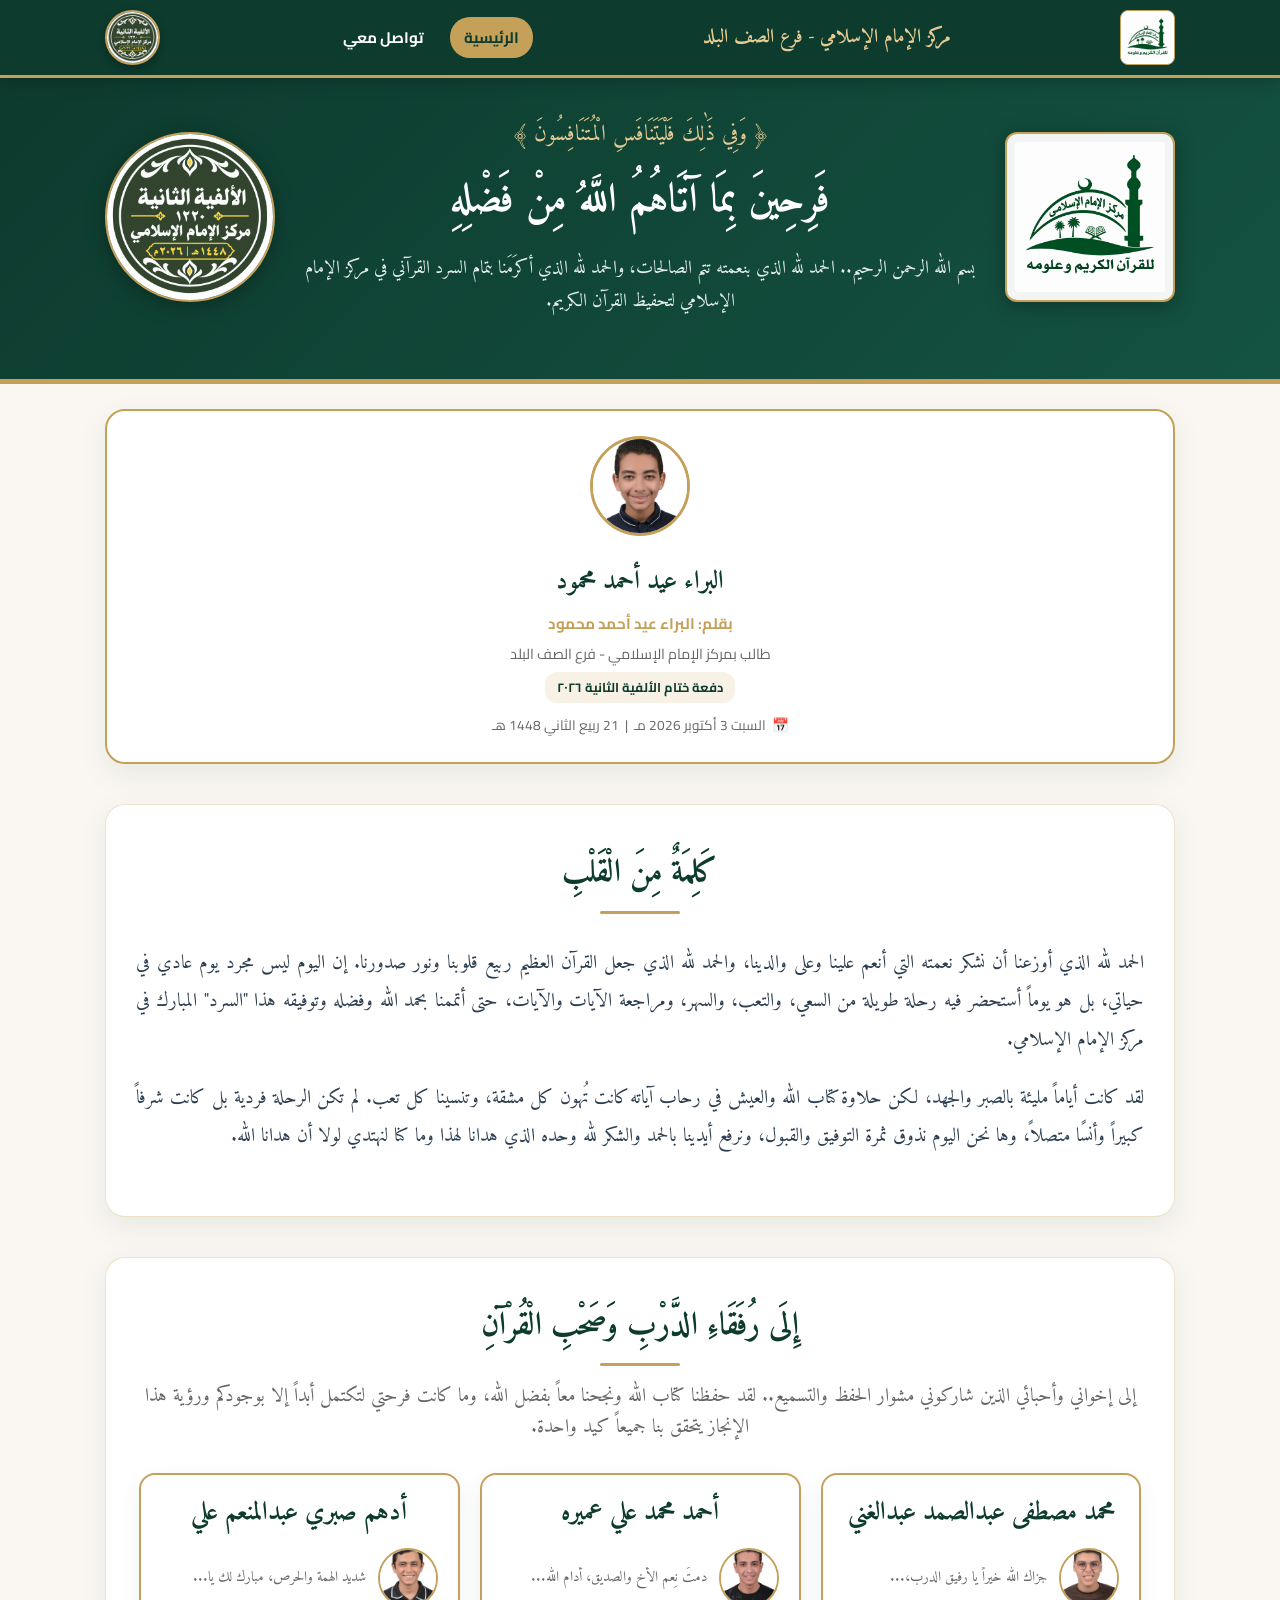
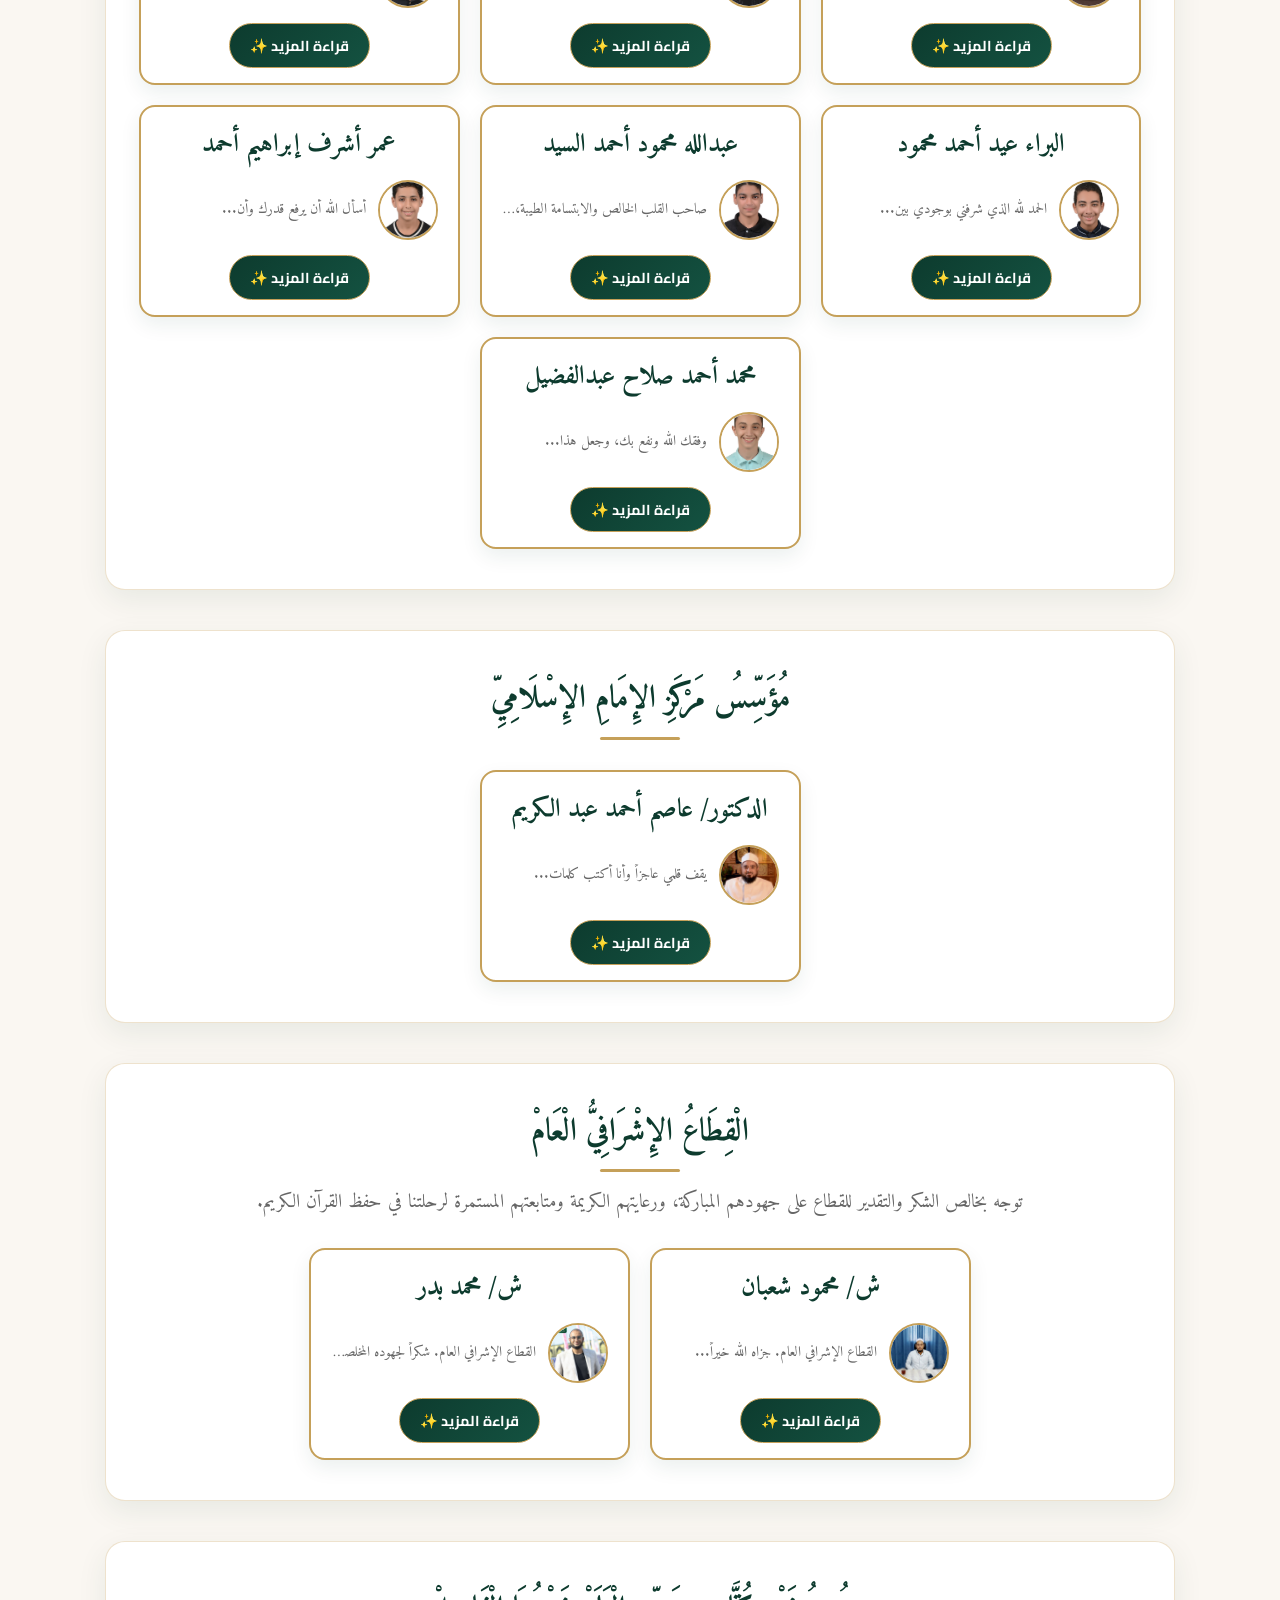
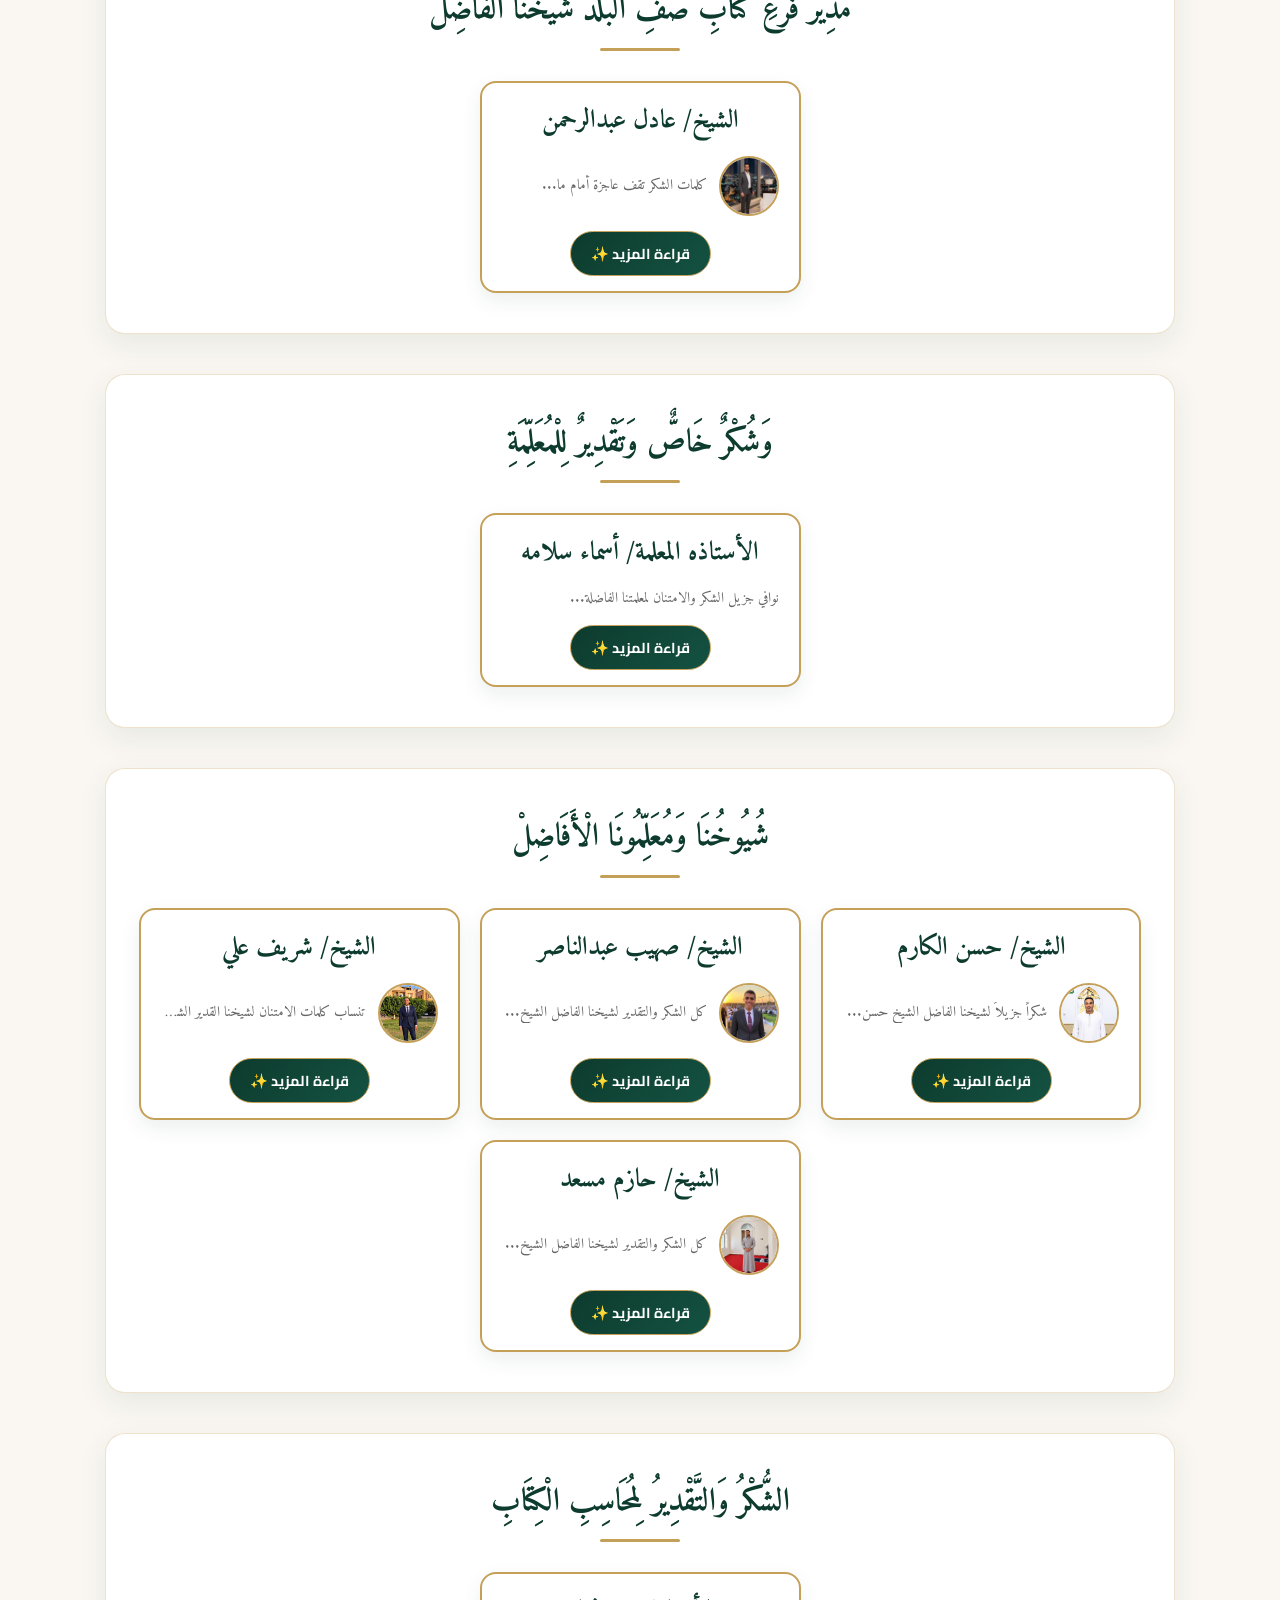
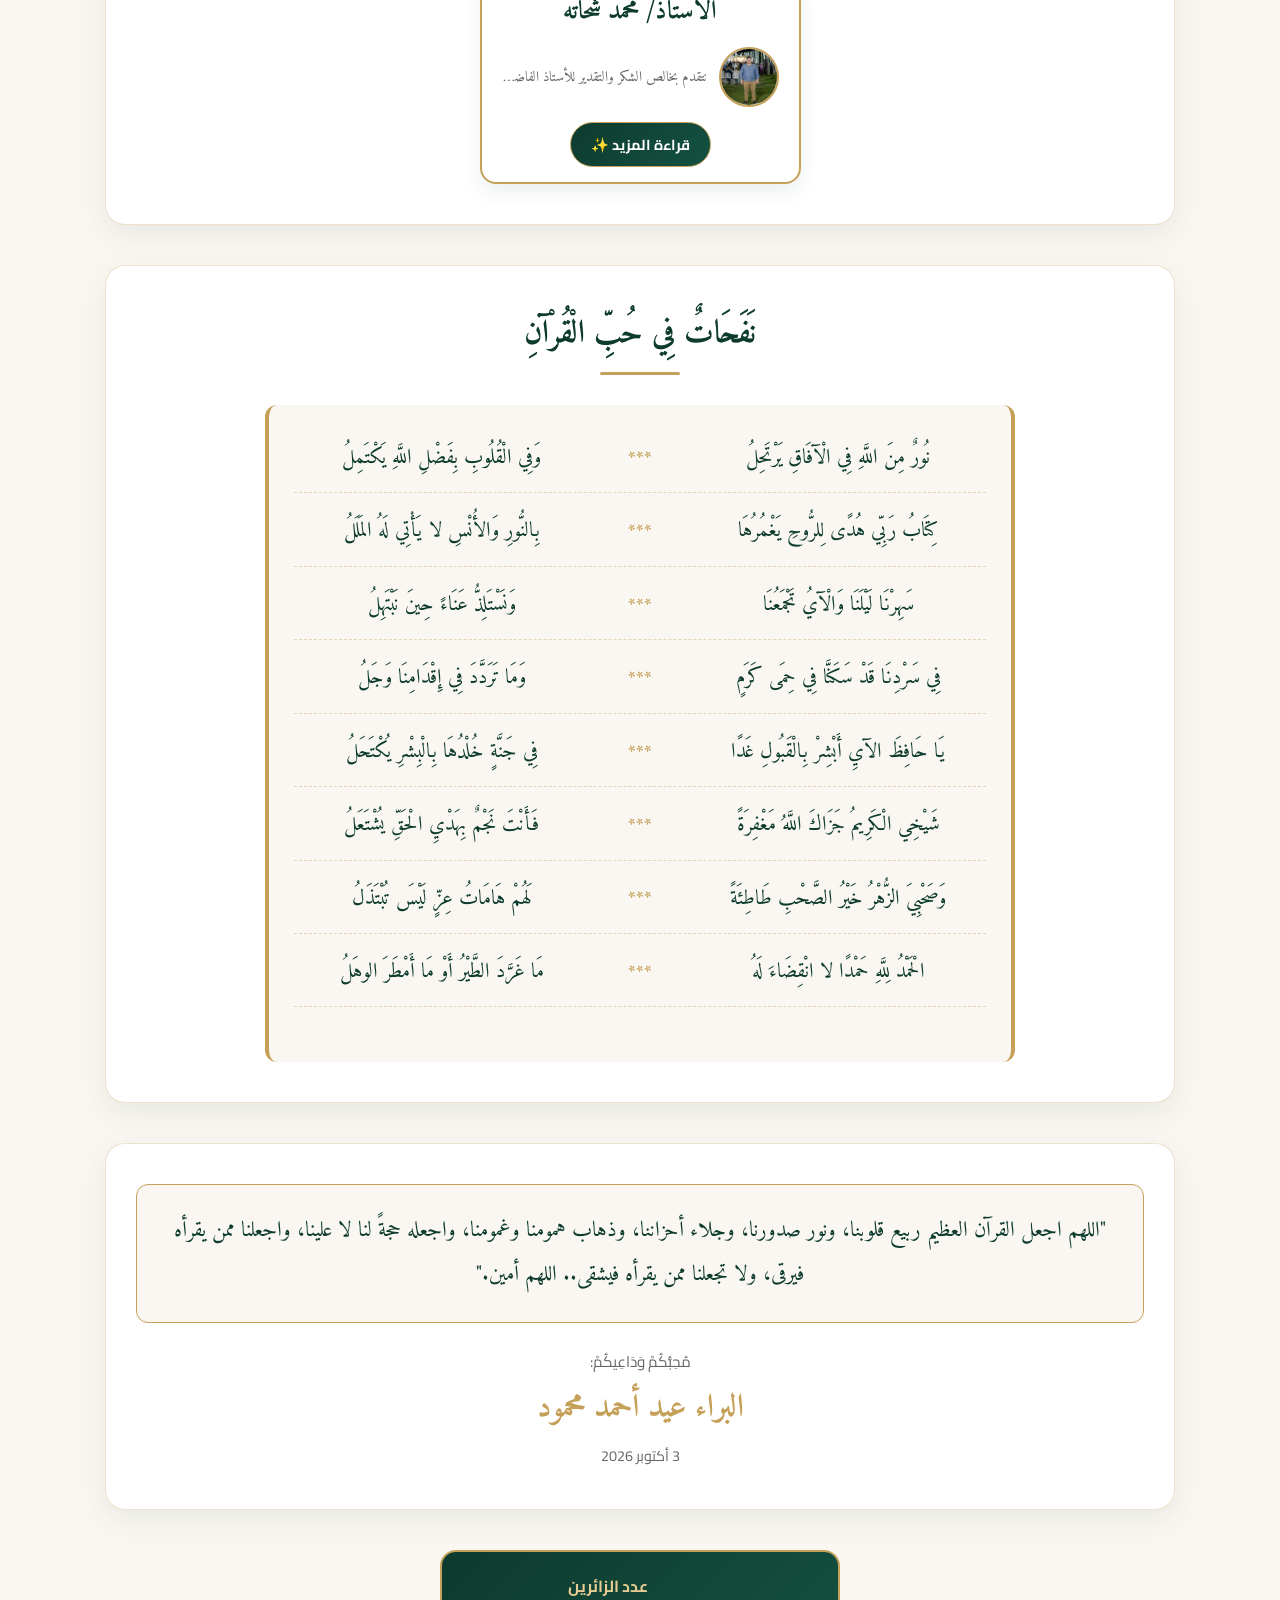
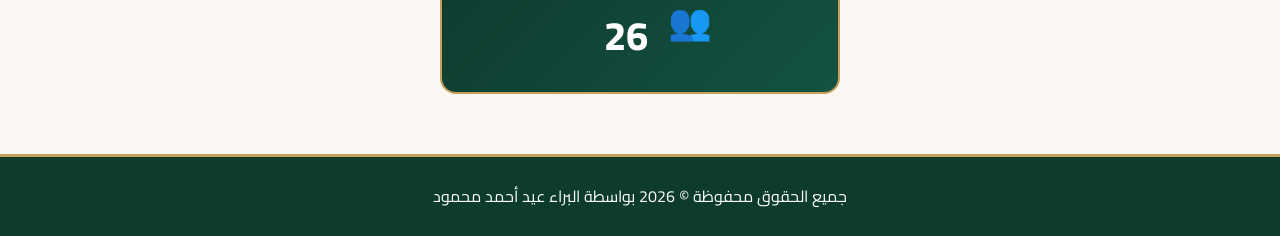
<file: index.html>
<!DOCTYPE html>
<html lang="ar" dir="rtl">

<head>
  <meta charset="UTF-8">
  <meta name="viewport" content="width=device-width, initial-scale=1.0">
  <title>فرحة النجاح في السرد القرآني - فرع الصف البلد</title>

  <!-- Open Graph / Social Preview -->
  <meta name="title" content="الإمام الإسلامي بالصف البلد | فرحة السرد القرآني">
  <meta name="description"
    content="احتفالية إتمام السرد القرآني بمركز الإمام الإسلامي - دفعة ختام الألفية الثانية 2026.">
  <meta property="og:type" content="website">
  <meta property="og:url" content="https://el-baraa.github.io/quran-sard-celebration-2026/">
  <meta property="og:title" content="الإمام الإسلامي بالصف البلد | فرحة السرد القرآني">
  <meta property="og:description"
    content="احتفالية إتمام السرد القرآني بمركز الإمام الإسلامي - دفعة ختام الألفية الثانية 2026م.">
  <meta property="og:image" content="https://el-baraa.github.io/quran-sard-celebration-2026/facebook-preview.jpg?v=4.0">

  <!-- Google Fonts -->
  <link rel="preconnect" href="https://fonts.googleapis.com">
  <link rel="preconnect" href="https://fonts.gstatic.com" crossorigin>
  <link
    href="https://fonts.googleapis.com/css2?family=Amiri:ital,wght@0,400;0,700;1,400&family=Cairo:wght@300;400;600;700;800&display=swap"
    rel="stylesheet">

  <!-- Style CSS Link -->
  <link rel="stylesheet" href="style.css?v=6.0">

  <script async src="https://pagead2.googlesyndication.com/pagead/js/adsbygoogle.js?client=ca-pub-1581095729643848"
     crossorigin="anonymous"></script>
</head>

<body>

  <script async src="https://pagead2.googlesyndication.com/pagead/js/adsbygoogle.js?client=ca-pub-1581095729643848"
     crossorigin="anonymous"></script>
  <!-- إعلاني -->
  <ins class="adsbygoogle"
       style="display:block"
       data-ad-client="ca-pub-1581095729643848"
       data-ad-slot="4373164621"
       data-ad-format="auto"
       data-full-width-responsive="true"></ins>
  <script>
       (adsbygoogle = window.adsbygoogle || []).push({});
  </script>

  <!-- شريط التنقل العلوي مع الصور على الأطراف -->
  <nav class="main-navbar">
    <div class="nav-container">
      <img src="logo.png" alt="مركز الإمام الإسلامي" class="nav-logo-right"
        onerror="this.src='https://via.placeholder.com/60?text=لوجو';">

      <a href="index.html" class="nav-logo">
        <span class="nav-link-part"
          onclick="event.stopPropagation(); window.open('https://www.facebook.com/emam.eslamic', '_blank');">مركز الإمام
          الإسلامي</span>
        -
        <span class="nav-link-part"
          onclick="event.stopPropagation(); window.open('https://www.facebook.com/elamam.elsaf.661', '_blank');">فرع
          الصف البلد</span>
      </a>

      <ul class="nav-links">
        <li><a href="index.html" class="active">الرئيسية</a></li>
        <li><a href="contact.html">تواصل معي</a></li>
      </ul>

      <img src="badge.jpg" alt="شعار الألفية الثانية" class="nav-badge-left"
        onerror="this.src='https://via.placeholder.com/60?text=شعار';">
    </div>
  </nav>

  <div class="bg-pattern"></div>

  <!-- الهيدر الرئيسي مع الصور الكبيرة على اليمين واليسار -->
  <header class="main-header">
    <div class="container header-content-wrapper">
      <img src="logo.png" alt="لوجو مركز الإمام الإسلامي" class="header-side-img header-img-right"
        onerror="this.src='https://via.placeholder.com/170?text=لوجو';">

      <div class="header-text-center">
        <div class="header-decoration">﴿ وَفِي ذَٰلِكَ فَلْيَتَنَافَسِ الْمُتَنَافِسُونَ ﴾</div>
        <h1 class="main-title">فَرِحِينَ بِمَا آتَاهُمُ اللَّهُ مِنْ فَضْلِهِ</h1>
        <p class="header-subtitle">
          بسم الله الرحمن الرحيم.. الحمد لله الذي بنعمته تتم الصالحات، والحمد لله الذي أكرَمَنا بتمام السرد القرآني في
          مركز الإمام الإسلامي لتحفيظ القرآن الكريم.
        </p>
      </div>

      <img src="badge.jpg" alt="شعار الألفية الثانية" class="header-side-img header-img-left"
        onerror="this.src='https://via.placeholder.com/170?text=شعار';">
    </div>
  </header>

  <main class="container">

    <!-- قسم الكاتب -->
    <section class="writer-section">
      <div class="writer-card mini-writer" id="writer-toggle-card">
        <div class="writer-img-wrapper">
          <img src="writer.jpg" alt="البراء عيد أحمد محمود" class="writer-img">
        </div>
        <div class="writer-info">
          <h2>البراء عيد أحمد محمود</h2>
          <p class="writer-tag">بقلم: البراء عيد أحمد محمود</p>
          <p class="writer-sub-tag">طالب بمركز الإمام الإسلامي - فرع الصف البلد</p>
          <p class="writer-batch">دفعة ختام الألفية الثانية ٢٠٢٦</p>

          <div class="date-badge">
            <span class="icon">📅</span>
            <span class="date-text">السبت 3 أكتوبر 2026 مـ</span>
            <span class="sep">|</span>
            <span class="date-text">21 ربيع الثاني 1448 هـ</span>
          </div>
        </div>
      </div>
    </section>

    <!-- كلمة من القلب -->
    <section class="content-section heart-words">
      <div class="section-title-wrapper">
        <h3 class="section-title">كَلِمَةٌ مِنَ الْقَلْبِ</h3>
        <div class="title-line"></div>
      </div>

      <div class="text-content">
        <p>
          الحمد لله الذي أوزعنا أن نشكر نعمته التي أنعم علينا وعلى والدينا، والحمد لله الذي جعل القرآن العظيم ربيع
          قلوبنا ونور صدورنا. إن اليوم ليس مجرد يوم عادي في حياتي، بل هو يوماً أستحضر فيه رحلة طويلة من السعي، والتعب،
          والسهر، ومراجعة الآيات والآيات، حتى أتممنا بحمد الله وفضله وتوفيقه هذا "السرد" المبارك في مركز الإمام
          الإسلامي.
        </p>
        <p>
          لقد كانت أياماً مليئة بالصبر والجهد، لكن حلاوة كتاب الله والعيش في رحاب آياته كانت تُهون كل مشقة، وتنسينا كل
          تعب. لم تكن الرحلة فردية بل كانت شرفاً كبيراً وأنسًا متصلاً، وها نحن اليوم نذوق ثمرة التوفيق والقبول، ونرفع
          أيدينا بالحمد والشكر لله وحده الذي هدانا لهذا وما كنا لنهتدي لولا أن هدانا الله.
        </p>
      </div>
    </section>

    <!-- 1️⃣ قسم الأصدقاء والزملاء -->
    <section class="content-section brothers-section">
      <div class="section-title-wrapper">
        <h3 class="section-title">إِلَى رُفَقَاءِ الدَّرْبِ وَصَحْبِ الْقُرْآنِ</h3>
        <div class="title-line"></div>
        <p class="section-intro-text">
          إلى إخواني وأحبائي الذين شاركوني مشوار الحفظ والتسميع.. لقد حفظنا كتاب الله ونجحنا معاً بفضل الله، وما كانت
          فرحتي لتكتمل أبداً إلا بوجودكم ورؤية هذا الإنجاز يتحقق بنا جميعاً كيد واحدة.
        </p>
      </div>
      <div class="grid-container" id="friends-grid"></div>
    </section>

    <!-- 2️⃣ قسم مؤسس المركز -->
    <section class="content-section founder-section">
      <div class="section-title-wrapper">
        <h3 class="section-title">مُؤَسِّسُ مَرْكَزِ الإِمَامِ الإِسْلَامِيِّ</h3>
        <div class="title-line"></div>
      </div>
      <div class="grid-container" id="founder-grid"></div>
    </section>

    <!-- 3️⃣ قسم القطاع الإشرافي العام -->
    <section class="content-section supervisors-section">
      <div class="section-title-wrapper">
        <h3 class="section-title">الْقِطَاعُ الإِشْرَافِيُّ الْعَامْ</h3>
        <div class="title-line"></div>
        <p class="section-intro-text">
          توجه بخالص الشكر والتقدير للقطاع على جهودهم المباركة، ورعايتهم الكريمة ومتابعتهم المستمرة لرحلتنا في حفظ
          القرآن الكريم.
        </p>
      </div>
      <div class="grid-container" id="supervisors-grid"></div>
    </section>

    <!-- 4️⃣ قسم مدير الفرع -->
    <section class="content-section manager-section">
      <div class="section-title-wrapper">
        <h3 class="section-title">مُدِيرُ فَرْعِ كُتَّابِ صَفِّ الْبَلَدْ شَيْخُنَا الْفَاضِلْ</h3>
        <div class="title-line"></div>
      </div>
      <div class="grid-container" id="manager-grid"></div>
    </section>

    <!-- 5️⃣ قسم المعلمة الفاضلة -->
    <section class="content-section teacher-section">
      <div class="section-title-wrapper">
        <h3 class="section-title">وَشُكْرٌ خَاصٌّ وَتَقْدِيرٌ لِلْمُعَلِّمَةِ</h3>
        <div class="title-line"></div>
      </div>
      <div class="grid-container" id="teacher-grid"></div>
    </section>

    <!-- 6️⃣ قسم المشايخ والمعلمين -->
    <section class="content-section sheikhs-section">
        <div class="section-title-wrapper">
          <h3 class="section-title">شُيُوخُنَا وَمُعَلِّمُونَا الْأَفَاضِلْ</h3>
          <div class="title-line"></div>
        </div>
        <div class="grid-container" id="sheikhs-grid"></div>
        </section>

    <!-- 7️⃣ قسم المحاسب والإدارة -->
    <section class="content-section accountant-section">
        <div class="section-title-wrapper">
          <h3 class="section-title">الشُّكْرُ وَالتَّقْدِيرُ لِمُحَاسِبِ الْكِتَابِ</h3>
          <div class="title-line"></div>
        </div>
        <div class="grid-container" id="accountant-grid"></div>
        </section>

    <!-- قسم النفحات والنشيد -->
    <section class="content-section poetry-section">
      <div class="section-title-wrapper">
        <h3 class="section-title">نَفَحَاتٌ فِي حُبِّ الْقُرْآنِ</h3>
        <div class="title-line"></div>
      </div>
      <div class="poem-container">
        <div class="poem-verse">
          <div class="bayt-first">نُورٌ مِنَ اللَّهِ فِي الْآفَاقِ يَرْتَحِلُ</div>
          <div class="bayt-second">وَفِي الْقُلُوبِ بِفَضْلِ اللَّهِ يَكْتَمِلُ</div>
        </div>
        <div class="poem-verse">
          <div class="bayt-first">كِتَابُ رَبِّي هُدًى لِلرُّوحِ يَغْمُرُهَا</div>
          <div class="bayt-second">بِالنُّورِ وَالأُنْسِ لا يَأْتِي لَهُ المَلَلُ</div>
        </div>
        <div class="poem-verse">
          <div class="bayt-first">سَهِرْنَا لَيْلَنَا وَالْآيُ تَجْمَعُنَا</div>
          <div class="bayt-second">وَنَسْتَلِذُّ عَنَاءً حِينَ نَبْتَهِلُ</div>
        </div>
        <div class="poem-verse">
          <div class="bayt-first">فِي سَرْدِنَا قَدْ سَكَنَّا فِي حِمَى كَرَمٍ</div>
          <div class="bayt-second">وَمَا تَرَدَّدَ فِي إِقْدَامِنَا وَجَلُ</div>
        </div>
        <div class="poem-verse">
          <div class="bayt-first">يَا حَافِظَ الآيِ أَبْشِرْ بِالْقَبُولِ غَدًا</div>
          <div class="bayt-second">فِي جَنَّةٍ خُلْدُهَا بِالْبِشْرِ يُكْتَحَلُ</div>
        </div>
        <div class="poem-verse">
          <div class="bayt-first">شَيْخِي الْكَرِيمُ جَزَاكَ اللَّهُ مَغْفِرَةً</div>
          <div class="bayt-second">فَأَنْتَ نَجْمٌ بِهَدْيِ الْحَقِّ يُشْتَعَلُ</div>
        </div>
        <div class="poem-verse">
          <div class="bayt-first">وَصَحْبِيَ الزُّهْرُ خَيْرُ الصَّحْبِ طَاطِئَةً</div>
          <div class="bayt-second">لَهُمْ هَامَاتُ عِزٍّ لَيْسَ تُبْتَذَلُ</div>
        </div>
        <div class="poem-verse">
          <div class="bayt-first">الْحَمْدُ لِلَّهِ حَمْدًا لا انْقِضَاءَ لَهُ</div>
          <div class="bayt-second">مَا غَرَّدَ الطَّيْرُ أَوْ مَا أَمْطَرَ الوهَلُ</div>
        </div>
      </div>
    </section>

    <!-- الختام والتوقيع -->
    <section class="content-section closing-section">
      <p class="closing-dua">
        "اللهم اجعل القرآن العظيم ربيع قلوبنا، ونور صدورنا، وجلاء أحزاننا، وذهاب همومنا وغمومنا، واجعله حجةً لنا لا
        علينا، واجعلنا ممن يقرأه فيرقى، ولا تجعلنا ممن يقرأه فيشقى.. اللهم أمين."
      </p>
      <div class="signature-box">
        <span class="sign-title">مُحِبُّكُمْ وَدَاعِيكُمْ:</span>
        <span class="sign-name">البراء عيد أحمد محمود</span>
        <span class="sign-date">3 أكتوبر 2026</span>
      </div>
    </section>

    <!-- عداد الزوار -->
    <section class="counter-section">
      <div class="counter-card">
        <div class="counter-icon">👥</div>
        <div class="counter-info">
          <h4>عدد الزائرين</h4>
          <span class="counter-number" id="home-counter">25</span>
        </div>
      </div>
    </section>

  </main>

  <footer class="main-footer">
    <div class="container">
      <p>جميع الحقوق محفوظة © 2026 بواسطة البراء عيد أحمد محمود</p>
    </div>
  </footer>

  <script src="script.js"></script>
</body>

</html>
</file>
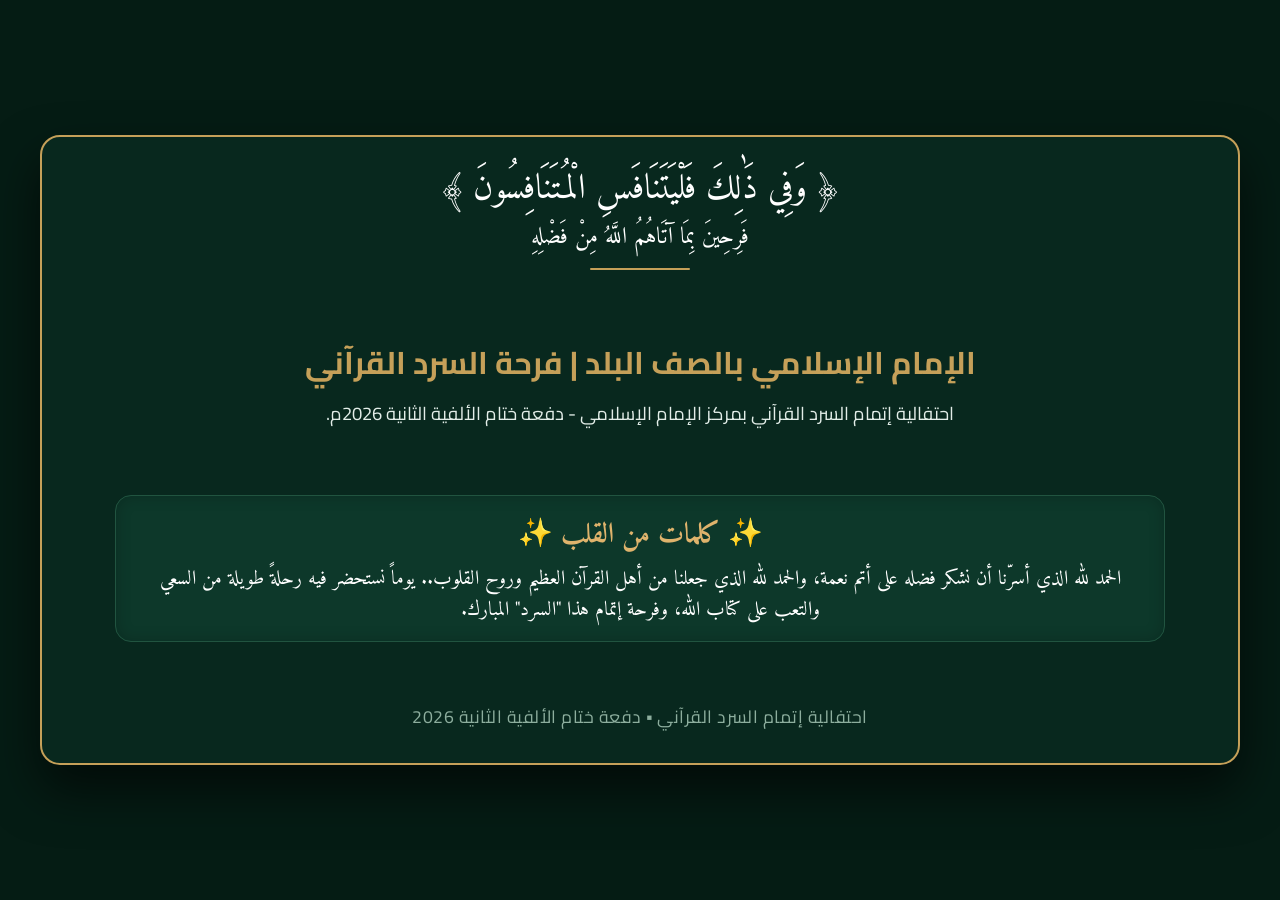
<file: card.html>
<!DOCTYPE html>
<html lang="ar" dir="rtl">
<head>
  <meta charset="UTF-8">
  <meta name="viewport" content="width=device-width, initial-scale=1.0">
  <title>تصميم بطاقة المعاينة - السرد القرآني</title>
  <link rel="preconnect" href="https://fonts.googleapis.com">
  <link rel="preconnect" href="https://fonts.gstatic.com" crossorigin>
  <link href="https://fonts.googleapis.com/css2?family=Amiri:ital,wght@0,400;0,700;1,400&family=Cairo:wght@300;400;600;700&display=swap" rel="stylesheet">
  <style>
    * {
      box-sizing: border-box;
      margin: 0;
      padding: 0;
    }

    body {
      background-color: #051c14;
      font-family: 'Cairo', sans-serif;
      display: flex;
      justify-content: center;
      align-items: center;
      min-height: 100vh;
      padding: 20px;
    }

    /* الحاوية الأساسية لتصميم الصورة بطراز 1200x630 */
    .preview-card-wrapper {
      width: 1200px;
      height: 630px;
      background: #08281e;
      border: 2px solid #c5a059;
      border-radius: 20px;
      padding: 25px 40px;
      display: flex;
      flex-direction: column;
      justify-content: space-between;
      align-items: center;
      text-align: center;
      box-shadow: 0 25px 50px rgba(0, 0, 0, 0.6);
      position: relative;
      overflow: hidden;
    }

    /* الجزء العلوي: الآيات الكريمة */
    .header-section {
      margin-top: 5px;
    }

    .quran-ayah {
      font-family: 'Amiri', serif;
      font-size: 2.2rem;
      color: #ffffff;
      margin-bottom: 4px;
      line-height: 1.3;
    }

    .ayah-translation {
      font-family: 'Amiri', serif;
      font-size: 1.45rem;
      color: #ffffff;
      margin-bottom: 10px;
    }

    .divider {
      width: 100px;
      height: 2px;
      background-color: #c5a059;
      margin: 0 auto;
      border-radius: 2px;
    }

    /* الجزء الأوسط: العناوين المأخوذة من الصورة */
    .titles-section {
      margin: 5px 0;
    }

    .main-title {
      font-family: 'Cairo', sans-serif;
      font-size: 1.95rem;
      font-weight: 700;
      color: #c5a059;
      margin-bottom: 4px;
    }

    .sub-title {
      font-family: 'Cairo', sans-serif;
      font-size: 1.15rem;
      color: #e2ede8;
    }

    /* صندوق كلمات من القلب */
    .words-box {
      width: 100%;
      max-width: 1050px;
      background-color: #0d382a;
      border: 1.5px solid #215440;
      border-radius: 16px;
      padding: 15px 25px;
      display: flex;
      flex-direction: column;
      align-items: center;
      justify-content: center;
      box-shadow: inset 0 0 15px rgba(0, 0, 0, 0.2);
    }

    .box-title {
      font-family: 'Amiri', serif;
      font-size: 1.75rem;
      font-weight: 700;
      color: #dfb36c;
      margin-bottom: 4px;
      display: flex;
      align-items: center;
      justify-content: center;
      gap: 8px;
    }

    .box-text {
      font-family: 'Amiri', serif;
      font-size: 1.25rem;
      color: #ffffff;
      line-height: 1.55;
      text-align: center;
      direction: rtl;
    }

    /* النص السفلي المضاف في الأخير بدلاً من اللينك */
    .card-footer-text {
      font-family: 'Cairo', sans-serif;
      font-size: 1.1rem;
      color: #8dae9e;
      letter-spacing: 0.5px;
      margin-bottom: 5px;
    }
  </style>
</head>
<body>

  <div class="preview-card-wrapper">
    
    <!-- 1. الآيات الكريمة كما في أعلى الصورة -->
    <div class="header-section">
      <div class="quran-ayah">﴿ وَفِي ذَٰلِكَ فَلْيَتَنَافَسِ الْمُتَنَافِسُونَ ﴾</div>
      <div class="ayah-translation">فَرِحِينَ بِمَا آتَاهُمُ اللَّهُ مِنْ فَضْلِهِ</div>
      <div class="divider"></div>
    </div>

    <!-- 2. العناوين الرئيسية كما في منتصف الصورة -->
    <div class="titles-section">
      <h1 class="main-title">الإمام الإسلامي بالصف البلد | فرحة السرد القرآني</h1>
      <p class="sub-title">احتفالية إتمام السرد القرآني بمركز الإمام الإسلامي - دفعة ختام الألفية الثانية 2026م.</p>
    </div>

    <!-- 3. صندوق كلمات من القلب -->
    <div class="words-box">
      <h2 class="box-title">
        <span>✨</span> كلمات من القلب <span>✨</span>
      </h2>
      <p class="box-text">
        الحمد لله الذي أسرّنا أن نشكر فضله على أتم نعمة، والحمد لله الذي جعلنا من أهل القرآن العظيم وروح القلوب.. يوماً نستحضر فيه رحلةً طويلة من السعي والتعب على كتاب الله، وفرحة إتمام هذا "السرد" المبارك.
      </p>
    </div>

    <!-- 4. النص السفلي في الآخر -->
    <div class="card-footer-text">
      احتفالية إتمام السرد القرآني ▪ دفعة ختام الألفية الثانية 2026
    </div>

  </div>

</body>
</html>
</file>
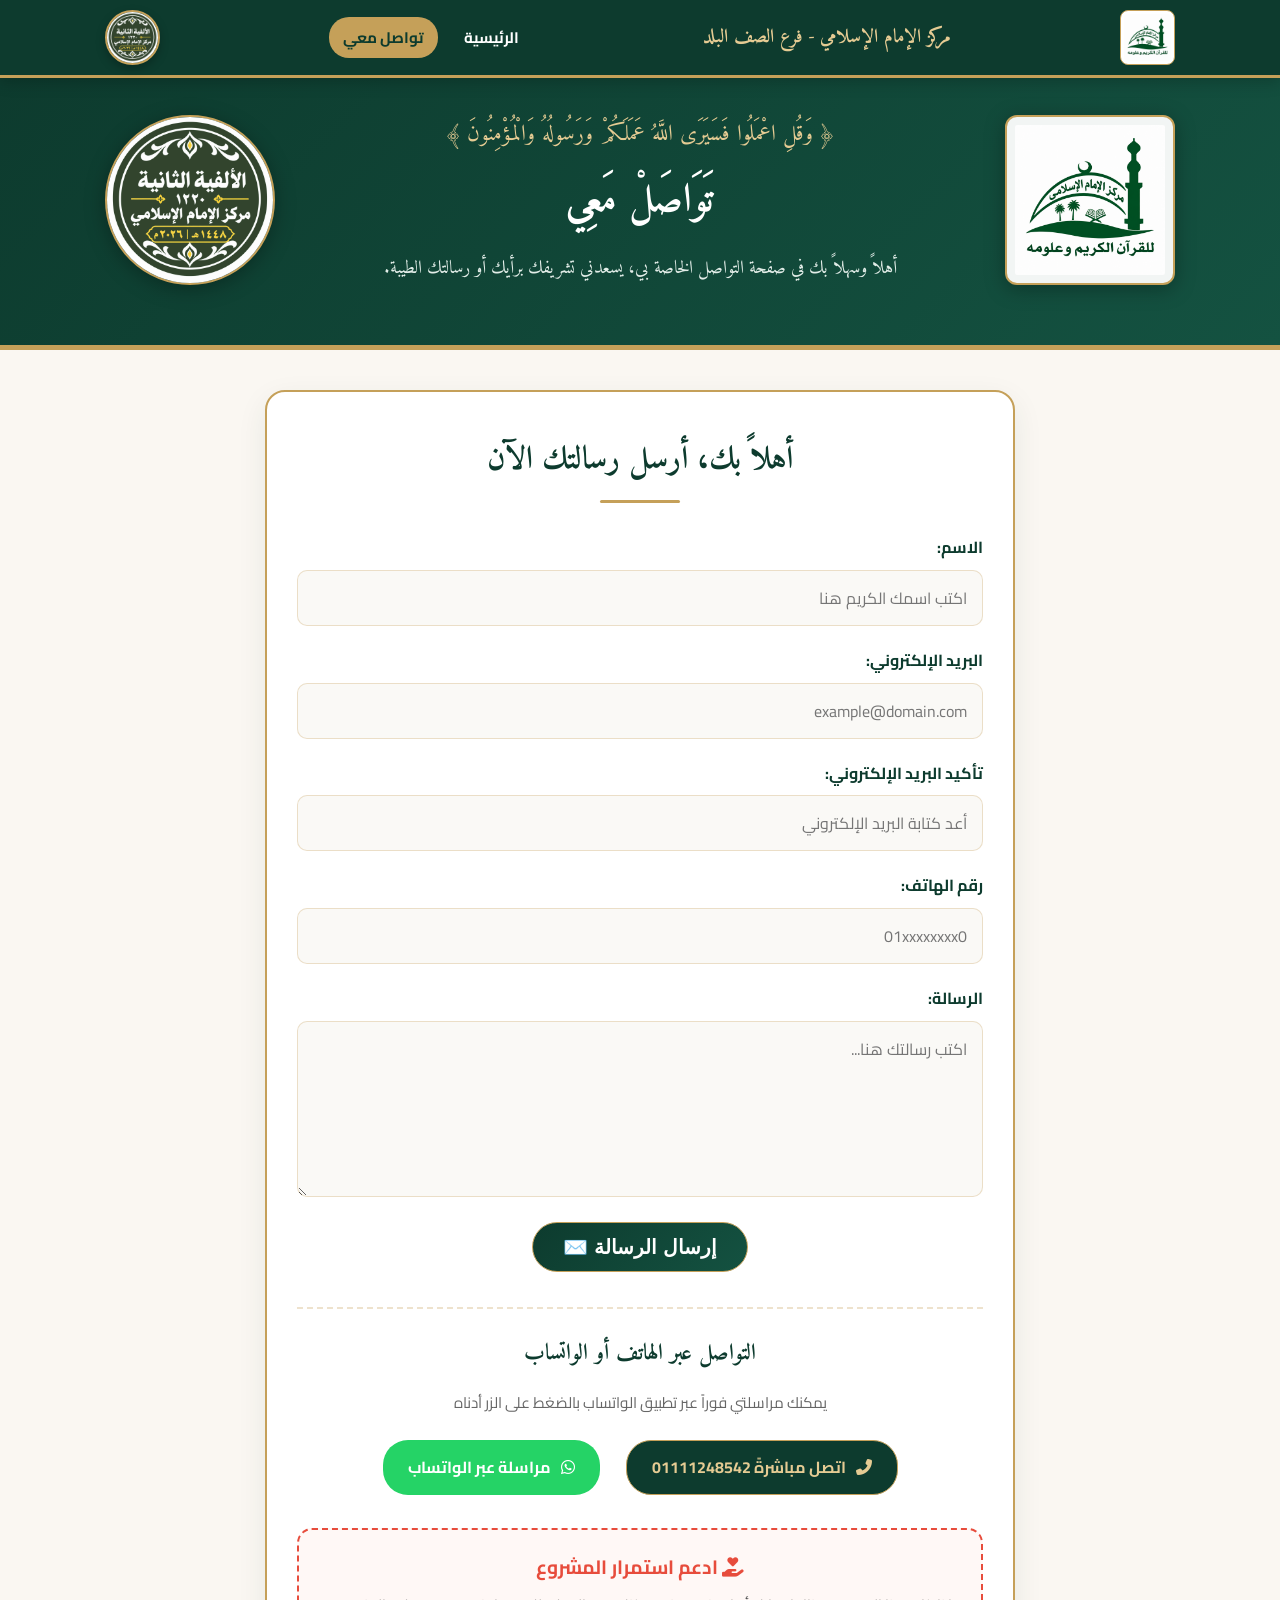
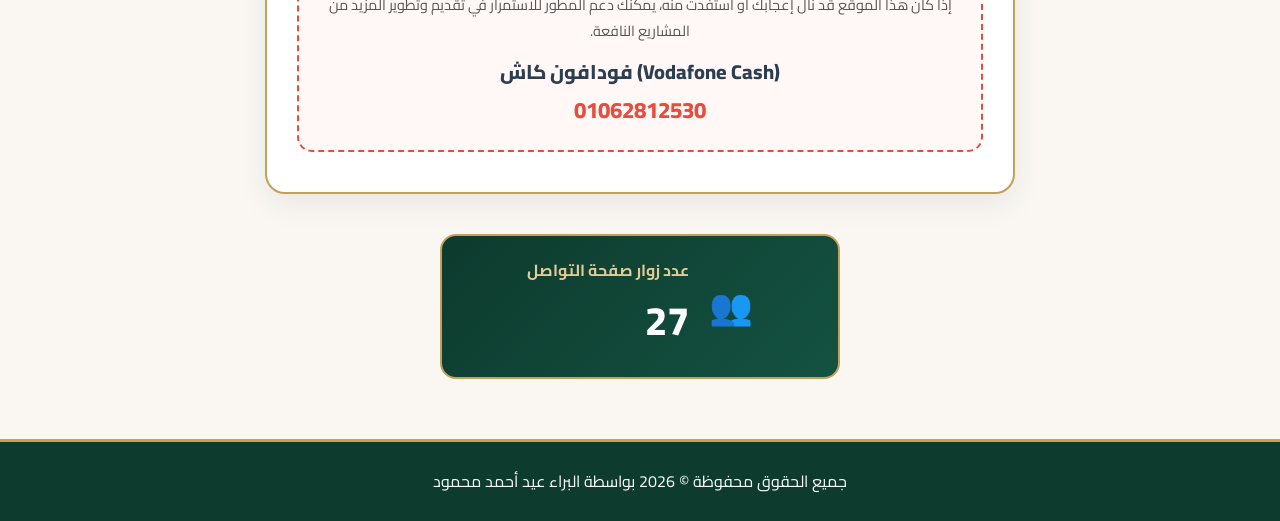
<file: contact.html>
<!DOCTYPE html>
<html lang="ar" dir="rtl">
<head>
  <meta charset="UTF-8">
  <meta name="viewport" content="width=device-width, initial-scale=1.0">
  <title>تواصل معي - السرد القرآني</title>
  
  <!-- خطوط جوجل -->
  <link rel="preconnect" href="https://fonts.googleapis.com">
  <link rel="preconnect" href="https://fonts.gstatic.com" crossorigin>
  <link href="https://fonts.googleapis.com/css2?family=Amiri:ital,wght@0,400;0,700;1,400&family=Cairo:wght@300;400;600;700;800&display=swap" rel="stylesheet">
    
  <!-- أيقونات FontAwesome -->
  <link rel="stylesheet" href="https://cdnjs.cloudflare.com/ajax/libs/font-awesome/6.4.0/css/all.min.css">

  <!-- ملف الـ CSS الخارجي فقط بدون أي كود مدمج -->
  <link rel="stylesheet" href="style.css">

  <script async src="https://pagead2.googlesyndication.com/pagead/js/adsbygoogle.js?client=ca-pub-1581095729643848"
     crossorigin="anonymous"></script>
</head>
<body>

  <script async src="https://pagead2.googlesyndication.com/pagead/js/adsbygoogle.js?client=ca-pub-1581095729643848"
     crossorigin="anonymous"></script>
  <!-- إعلاني -->
  <ins class="adsbygoogle"
       style="display:block"
       data-ad-client="ca-pub-1581095729643848"
       data-ad-slot="4373164621"
       data-ad-format="auto"
       data-full-width-responsive="true"></ins>
  <script>
       (adsbygoogle = window.adsbygoogle || []).push({});
  </script>

  <!-- شريط التنقل العلوي -->
  <nav class="main-navbar">
    <div class="nav-container">
      <img src="logo.png" alt="مركز الإمام الإسلامي" class="nav-logo-right" onerror="this.src='https://via.placeholder.com/60?text=لوجو';">
      
      <a href="index.html" class="nav-logo">
        <span class="nav-link-part" onclick="event.stopPropagation(); window.open('https://www.facebook.com/emam.eslamic', '_blank');">مركز الإمام الإسلامي</span>
        - 
        <span class="nav-link-part" onclick="event.stopPropagation(); window.open('https://www.facebook.com/elamam.elsaf.661', '_blank');">فرع الصف البلد</span>        
      </a>
      
      <ul class="nav-links">
        <li><a href="index.html">الرئيسية</a></li>
        <li><a href="contact.html" class="active">تواصل معي</a></li>
      </ul>

      <img src="badge.jpg" alt="شعار الألفية الثانية" class="nav-badge-left" onerror="this.src='https://via.placeholder.com/60?text=شعار';">
    </div>
  </nav>
  
  <div class="bg-pattern"></div>

  <!-- هيدر الصفحة الرئيسي -->
  <header class="main-header">
    <div class="container header-content-wrapper">
      <img src="logo.png" alt="لوجو مركز الإمام الإسلامي" class="header-side-img header-img-right" onerror="this.src='https://via.placeholder.com/170?text=لوجو';">

      <div class="header-text-center">
        <div class="header-decoration">﴿ وَقُلِ اعْمَلُوا فَسَيَرَى اللَّهُ عَمَلَكُمْ وَرَسُولُهُ وَالْمُؤْمِنُونَ ﴾</div>
        <h1 class="main-title">تَوَاصَلْ مَعِي</h1>
        <p class="header-subtitle">
          أهلاً وسهلاً بك في صفحة التواصل الخاصة بي، يسعدني تشريفك برأيك أو رسالتك الطيبة.
        </p>
      </div>

      <img src="badge.jpg" alt="شعار الألفية الثانية" class="header-side-img header-img-left" onerror="this.src='https://via.placeholder.com/170?text=شعار';">
    </div>
  </header>

  <!-- محتوى الصفحة -->
  <main class="container">
    <div class="contact-card">
      <h2 class="contact-main-title">أهلاً بك، أرسل رسالتك الآن</h2>
      <div class="contact-title-divider"></div>

      <form action="#" method="POST" onsubmit="event.preventDefault(); alert('تم إرسال رسالتك بنجاح، شكراً لتواصلك!');">
        <div class="form-group">
          <label for="name">الاسم:</label>
          <input type="text" id="name" placeholder="اكتب اسمك الكريم هنا" required>
        </div>

        <div class="form-group">
          <label for="email">البريد الإلكتروني:</label>
          <input type="email" id="email" placeholder="example@domain.com" required>
        </div>

        <div class="form-group">
          <label for="confirm-email">تأكيد البريد الإلكتروني:</label>
          <input type="email" id="confirm-email" placeholder="أعد كتابة البريد الإلكتروني" required>
        </div>

        <div class="form-group">
          <label for="phone">رقم الهاتف:</label>
          <input type="tel" id="phone" placeholder="01xxxxxxxx0" pattern="[0-9]{10,15}" required>
        </div>

        <div class="form-group">
          <label for="message">الرسالة:</label>
          <textarea id="message" rows="5" placeholder="اكتب رسالتك هنا..." required></textarea>
        </div>

        <button type="submit" class="submit-btn">إرسال الرسالة ✉️</button>
      </form>

      <!-- قسم التواصل المباشر -->
      <div class="box-section">
        <h3>التواصل عبر الهاتف أو الواتساب</h3>
        <p class="box-section-desc">يمكنك مراسلتي فوراً عبر تطبيق الواتساب بالضغط على الزر أدناه</p>
        
        <div class="buttons-wrapper">
          <a href="tel:01111248542" class="contact-btn-custom call-btn">
            <i class="fas fa-phone-alt"></i> اتصل مباشرةً 01111248542
          </a>
          <a href="https://wa.me/201111248542" target="_blank" class="contact-btn-custom whatsapp-btn">
            <i class="fab fa-whatsapp"></i> مراسلة عبر الواتساب
          </a>
        </div>
      </div>

      <!-- قسم دعم استمرار المشروع -->
      <div class="cash-box">
        <h4><i class="fas fa-hand-holding-heart"></i> ادعم استمرار المشروع</h4>
        <p>إذا كان هذا الموقع قد نال إعجابك أو استفدت منه، يمكنك دعم المطور للاستمرار في تقديم وتطوير المزيد من المشاريع النافعة.</p>
        <div class="cash-number-wrapper">
          فودافون كاش (Vodafone Cash)<br>
          <span class="cash-digits">01062812530</span>
        </div>
      </div>

    </div>

    <!-- عداد زوار صفحة التواصل -->
    <div class="counter-section">
      <div class="counter-card">
        <div class="counter-icon">👥</div>
        <div class="counter-info">
          <h4>عدد زوار صفحة التواصل</h4>
          <span class="counter-number" id="contact-counter">25</span>
        </div>
      </div>
    </div>
  </main>

  <footer class="main-footer">
    <div class="container">
      <p>جميع الحقوق محفوظة © 2026 بواسطة البراء عيد أحمد محمود</p>
    </div>
  </footer>

  <!-- ملف الجافاسكريبت الخارجي للعداد -->
  <script src="script.js"></script>
</body>
</html>
</file>
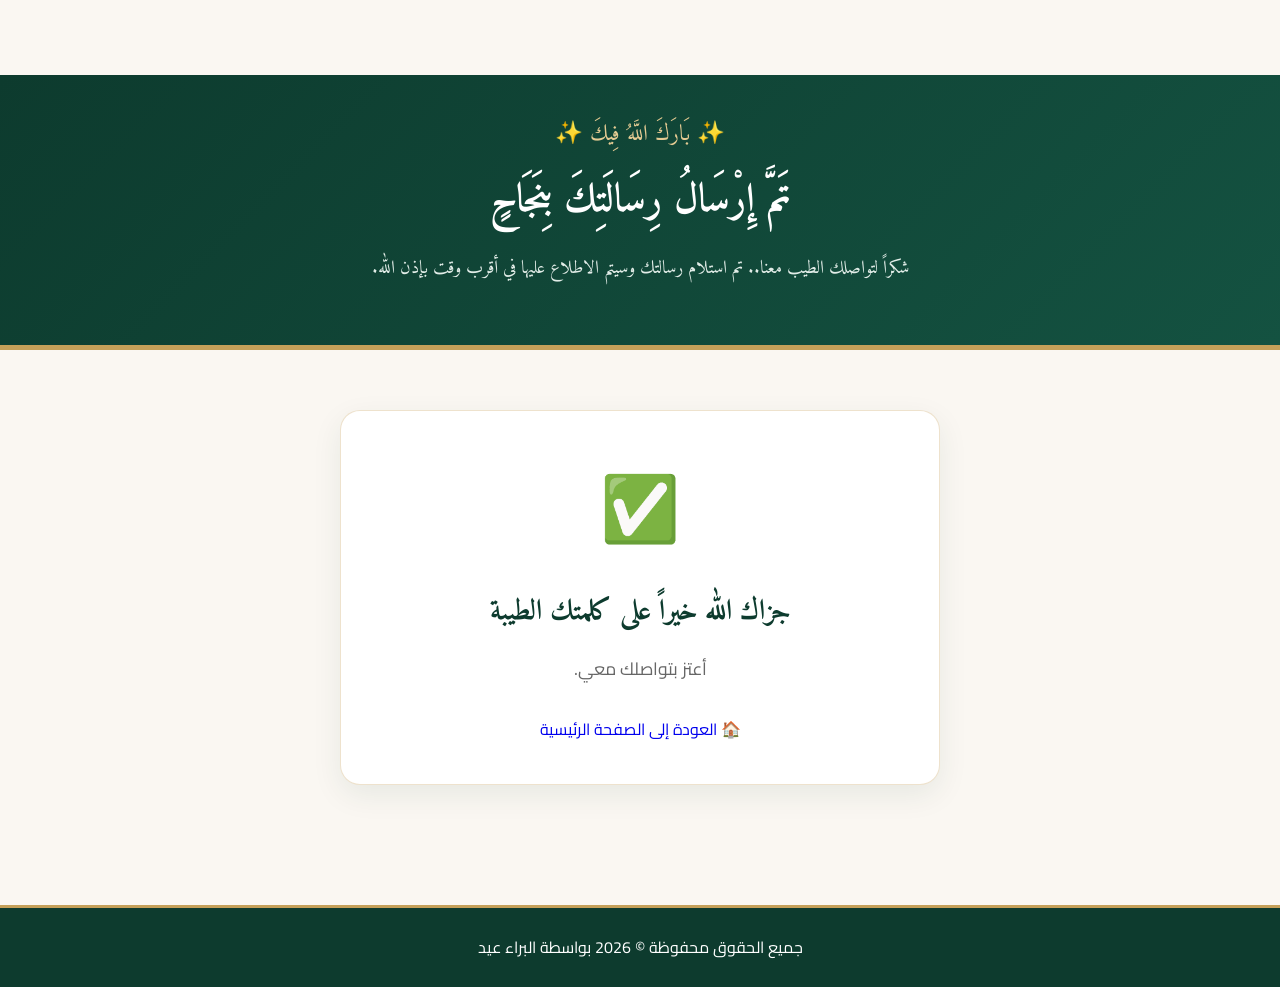
<file: Transmission.html>
<!DOCTYPE html>
<html lang="ar" dir="rtl">
<head>
  <meta charset="UTF-8">
  <meta name="viewport" content="width=device-width, initial-scale=1.0">
  <title>تم الإرسال بنجاح | السرد القرآني</title>
  <link rel="preconnect" href="https://fonts.googleapis.com">
  <link rel="preconnect" href="https://fonts.gstatic.com" crossorigin>
  <link href="https://fonts.googleapis.com/css2?family=Amiri:wght@400;700&family=Cairo:wght@400;600;700;800&display=swap" rel="stylesheet">
  <link rel="stylesheet" href="style.css">
</head>
<body>

  <div class="bg-pattern"></div>

  <header class="main-header">
    <div class="container">
      <div class="header-decoration">✨ بَارَكَ اللَّهُ فِيكَ ✨</div>
      <h1 class="main-title">تَمَّ إِرْسَالُ رِسَالَتِكَ بِنَجَاحٍ</h1>
      <p class="header-subtitle">
        شكراً لتواصلك الطيب معنا.. تم استلام رسالتك وسيتم الاطلاع عليها في أقرب وقت بإذن الله.
      </p>
    </div>
  </header>

  <main class="container" style="text-align: center; padding: 60px 0;">
    <div class="content-section" style="max-width: 600px; margin: 0 auto;">
      <div style="font-size: 4rem; margin-bottom: 20px;">✅</div>
      <h3 style="font-family: 'Amiri', serif; font-size: 1.8rem; color: var(--primary-green); margin-bottom: 15px;">
        جزاك الله خيراً على كلمتك الطيبة
      </h3>
      <p style="color: var(--text-muted); font-size: 1.1rem; margin-bottom: 30px;">
        أعتز بتواصلك معي.
      </p>
      <a href="index1.html" class="contact-btn-link" style="text-decoration: none; display: inline-block;">
        🏠 العودة إلى الصفحة الرئيسية
      </a>
    </div>
  </main>

  <footer class="main-footer">
    <div class="container">
      <p>جميع الحقوق محفوظة © 2026 بواسطة البراء عيد</p>
    </div>
  </footer>

</body>
</html>
</file>
<file: style.css>
:root {
  --primary-green: #0d3b2e;
  --secondary-green: #145241;
  --accent-gold: #c5a059;
  --accent-gold-light: #e5cb93;
  --bg-cream: #faf7f2;
  --card-bg: #ffffff;
  --text-dark: #2c3e50;
  --text-muted: #666666;
  --border-gold: rgba(197, 160, 89, 0.3);
  --shadow-soft: 0 10px 30px rgba(13, 59, 46, 0.08);
  --shadow-hover: 0 15px 35px rgba(13, 59, 46, 0.15);
}

* {
  box-sizing: border-box;
  margin: 0;
  padding: 0;
}

html, body {
  margin: 0 !important;
  padding: 0 !important;
  width: 100%;
  overflow-x: hidden;
  font-family: 'Cairo', sans-serif;
  background-color: var(--bg-cream);
  color: var(--text-dark);
  line-height: 1.8;
  position: relative;
  min-height: 100vh;
}

body {
  padding-top: 75px !important;
}

.container {
  width: 90%;
  max-width: 1100px;
  margin: 0 auto;
  padding: 0 15px;
}

.bg-pattern {
  position: fixed;
  top: 0; left: 0; width: 100%; height: 100%;
  background-image: radial-gradient(var(--border-gold) 0.8px, transparent 0.8px);
  background-size: 24px 24px;
  opacity: 0.4; z-index: -1; pointer-events: none;
}

/* ==========================================
   شريط التنقل العلوي (النافبار)
   ========================================== */
.main-navbar {
  position: fixed;
  top: 0;
  left: 0;
  width: 100%;
  background: var(--primary-green);
  border-bottom: 3px solid var(--accent-gold) !important;
  border-top: none !important;
  margin: 0 !important;
  z-index: 1000;
  box-shadow: 0 4px 15px rgba(0, 0, 0, 0.2);
}

.nav-container {
  width: 90%; 
  max-width: 1100px;
  min-height: 70px;
  margin: 0 auto;
  display: flex;
  align-items: center;
  justify-content: space-between;
  padding: 10px 15px;
}

.nav-logo-right {
  width: 55px;
  height: 55px;
  object-fit: contain;
  border-radius: 8px;
  background: #ffffff;
  padding: 3px;
  border: 1px solid var(--accent-gold);
}

.nav-badge-left {
  width: 55px;
  height: 55px;
  object-fit: cover;
  border-radius: 50%;
  border: 2px solid var(--accent-gold);
  box-shadow: 0 4px 10px rgba(0, 0, 0, 0.25);
}

.nav-logo {
  font-family: 'Amiri', serif;
  font-size: 1.2rem;
  font-weight: 700;
  color: var(--accent-gold-light);
  text-decoration: none;
  display: inline-flex;
  align-items: center;
  gap: 5px;
}

.nav-link-part {
  cursor: pointer;
  transition: opacity 0.2s ease;
}

.nav-link-part:hover {
  opacity: 0.8;
  text-decoration: underline;
}

.nav-links {
  list-style: none;
  display: flex;
  gap: 12px;
  align-items: center;
}

.nav-links li a {
  color: #ffffff;
  text-decoration: none;
  font-weight: 700;
  font-size: 0.95rem;
  padding: 6px 14px;
  border-radius: 20px;
  transition: all 0.3s ease;
  white-space: nowrap;
}

.nav-links li a:hover,
.nav-links li a.active {
  background: var(--accent-gold);
  color: var(--primary-green);
}

/* ==========================================
   الهيدر الرئيسي
   ========================================== */
.main-header {
  background: linear-gradient(135deg, var(--primary-green), var(--secondary-green));
  color: #ffffff;
  text-align: center;
  padding: 40px 20px 60px;
  border-bottom: 5px solid var(--accent-gold);
  border-top: none !important;
  margin-top: 0 !important;
  position: relative !important;
}

.header-content-wrapper {
  display: flex;
  align-items: center;
  justify-content: space-between;
  gap: 20px;
}

.header-text-center {
  flex: 1;
  text-align: center;
}

.header-side-img {
  width: 170px;
  height: 170px;
  object-fit: contain;
  filter: drop-shadow(0 4px 10px rgba(0, 0, 0, 0.3));
}

.header-img-right {
  background: rgba(255, 255, 255, 0.95);
  padding: 8px;
  border-radius: 12px;
  border: 2px solid var(--accent-gold);
}

.header-img-left {
  border-radius: 50%;
  border: 2px solid var(--accent-gold);
}

.header-decoration {
  font-family: 'Amiri', serif;
  color: var(--accent-gold-light);
  font-size: 1.4rem;
  margin-bottom: 10px;
}

.main-title {
  font-family: 'Amiri', serif;
  font-size: 2.5rem;
  font-weight: 700;
  margin-bottom: 15px;
  color: #ffffff;
}

.header-subtitle {
  font-family: 'Amiri', serif;
  font-size: 1.15rem;
  max-width: 750px;
  margin: 0 auto;
  color: #e2ede8;
}

/* ==========================================
   الأقسام والكروت
   ========================================== */
.writer-section {
  margin-top: 25px;
  margin-bottom: 40px;
}

.writer-card {
  background: var(--card-bg);
  border-radius: 20px;
  padding: 25px;
  display: flex;
  flex-direction: column;
  align-items: center;
  text-align: center;
  box-shadow: var(--shadow-soft);
  border: 2px solid var(--accent-gold);
  cursor: pointer;
  transition: all 0.4s ease;
}

.writer-card.mini-writer .writer-img {
  width: 100px;
  height: 100px;
  border-radius: 50%;
  border: 3px solid var(--accent-gold);
  object-fit: cover;
  margin-bottom: 15px;
}

.writer-card.mini-writer .writer-info h2 {
  font-family: 'Amiri', serif;
  font-size: 1.6rem;
  color: var(--primary-green);
  margin-bottom: 5px;
}

.writer-card.mini-writer .writer-tag {
  color: var(--accent-gold);
  font-weight: 700;
  font-size: 0.95rem;
  margin-bottom: 3px;
}

.writer-card.mini-writer .writer-sub-tag {
  color: var(--text-muted);
  font-size: 0.9rem;
  margin-bottom: 5px;
}

.writer-card.mini-writer .writer-batch {
  display: inline-block;
  background: rgba(197, 160, 89, 0.15);
  color: var(--primary-green);
  padding: 4px 12px;
  border-radius: 12px;
  font-weight: 700;
  font-size: 0.8rem;
  margin-bottom: 10px;
}

.date-badge {
  font-size: 0.85rem;
  color: var(--text-muted);
  display: flex;
  align-items: center;
  justify-content: center;
  gap: 6px;
  flex-wrap: wrap;
}

.content-section {
  background: var(--card-bg);
  border-radius: 20px;
  padding: 40px 30px;
  margin-top: 30px;
  margin-bottom: 40px;
  box-shadow: var(--shadow-soft);
  border: 1px solid var(--border-gold);
  position: relative;
  z-index: 10;
}

.section-title-wrapper {
  text-align: center;
  margin-bottom: 30px;
}

.section-title {
  font-family: 'Amiri', serif;
  font-size: 2rem;
  color: var(--primary-green);
  font-weight: 700;
}

.title-line {
  width: 80px;
  height: 3px;
  background: var(--accent-gold);
  margin: 8px auto 0;
  border-radius: 2px;
}

.text-content p {
  font-family: 'Amiri', serif;
  font-size: 1.2rem;
  margin-bottom: 20px;
  text-align: justify;
  color: #2c3e50;
  line-height: 2;
}

.grid-container {
  display: flex;
  flex-wrap: wrap;
  justify-content: center;
  gap: 20px;
  width: 100%;
}

.section-intro-text {
  font-family: 'Amiri', serif;
  font-size: 1.2rem;
  color: var(--text-muted);
  text-align: center;
  margin-top: 15px;
  margin-bottom: 30px;
  line-height: 1.6;
}

.person-card {
  background: #ffffff;
  border: 2px solid var(--accent-gold);
  border-radius: 16px;
  padding: 15px 20px;
  width: calc(33.333% - 15px);
  min-width: 280px;
  max-width: 340px;
  display: flex;
  flex-direction: column;
  align-items: center;
  text-align: center;
  box-shadow: 0 8px 20px rgba(13, 59, 46, 0.08);
  transition: all 0.3s ease;
  cursor: pointer;
}

.person-card.expanded {
  width: 100% !important;
  max-width: 650px !important;
  padding: 20px !important;
}

.person-card:hover {
  transform: translateY(-5px);
  box-shadow: 0 12px 28px rgba(13, 59, 46, 0.18);
}

.person-name {
  font-family: 'Amiri', serif;
  font-size: 1.3rem;
  font-weight: 700;
  color: var(--primary-green);
  margin-bottom: 12px;
}

.card-preview-content {
  display: flex;
  align-items: center;
  gap: 12px;
  width: 100%;
  margin-bottom: 15px;
  text-align: right;
}

.card-thumb {
  width: 60px;
  height: 60px;
  border-radius: 50%;
  object-fit: cover;
  border: 2px solid var(--accent-gold);
  flex-shrink: 0;
}

.card-snippet {
  font-family: 'Amiri', serif;
  font-size: 0.9rem;
  color: var(--text-muted);
  line-height: 1.5;
  white-space: nowrap;
  overflow: hidden;
  text-overflow: ellipsis;
  max-width: 100%;
}

.card-full-text {
  display: none;
  font-family: 'Amiri', serif;
  font-size: 1.1rem;
  color: #2c3e50;
  line-height: 1.8;
  text-align: justify;
  margin-top: 5px;
  padding-top: 5px;
  border-top: 1px dashed var(--border-gold);
  white-space: pre-line;
  width: 100%;
}

.person-card.expanded .card-preview-content {
  display: none !important;
}

.person-card.expanded .card-full-text {
  display: block !important;
}

.read-more-btn {
  background: linear-gradient(135deg, var(--primary-green), var(--secondary-green));
  color: #ffffff;
  border: 1px solid var(--accent-gold);
  padding: 8px 20px;
  border-radius: 25px;
  font-family: 'Cairo', sans-serif;
  font-size: 0.9rem;
  font-weight: 700;
  cursor: pointer;
  margin-top: auto;
  transition: all 0.3s ease;
}

.read-more-btn:hover {
  background: var(--accent-gold);
  color: var(--primary-green);
}

/* ==========================================
   قسم النشيد والقصيدة (شاشات الكمبيوتر)
   ========================================== */
.poem-container {
  max-width: 750px;
  margin: 0 auto;
  background-color: var(--bg-cream);
  padding: 35px 25px;
  border-radius: 12px;
  border-right: 4px solid var(--accent-gold);
  border-left: 4px solid var(--accent-gold);
}

.poem-verse {
  display: flex !important;
  justify-content: space-between !important;
  align-items: center !important;
  gap: 10px;
  margin-bottom: 20px;
  font-family: 'Amiri', serif;
  font-size: 1.3rem;
  color: var(--primary-green);
  border-bottom: 1px dashed rgba(197, 160, 89, 0.4);
  padding-bottom: 15px;
  position: relative;
}

.bayt-first { 
  width: 44% !important; 
  text-align: center !important; 
  order: 1 !important;
}

.bayt-second { 
  width: 44% !important; 
  text-align: center !important; 
  order: 3 !important;
}

/* ضبط الفاصل *** بين الشطرين في منتصف الكمبيوتر بالضبط */
.poem-verse::after {
  content: "***" !important;
  color: var(--accent-gold) !important;
  font-size: 1.1rem !important;
  font-weight: bold !important;
  text-align: center !important;
  width: 12% !important;
  order: 2 !important;
  position: static !important;
  transform: none !important;
}

.closing-dua {
  font-family: 'Amiri', serif;
  font-size: 1.35rem;
  text-align: center;
  color: var(--primary-green);
  background: var(--bg-cream);
  padding: 25px;
  border-radius: 12px;
  border: 1px solid var(--accent-gold);
  margin-bottom: 25px;
  line-height: 2;
}

.signature-box { text-align: center; display: flex; flex-direction: column; align-items: center; gap: 5px; }
.sign-title { font-size: 0.95rem; color: var(--text-muted); }
.sign-name { font-family: 'Amiri', serif; font-size: 2rem; font-weight: bold; color: var(--accent-gold); }
.sign-date { font-size: 0.9rem; color: var(--text-muted); }

.counter-section { margin-bottom: 40px; }
.counter-card {
  background: linear-gradient(135deg, var(--primary-green), var(--secondary-green));
  color: #ffffff;
  border-radius: 16px;
  padding: 20px 30px;
  display: flex;
  align-items: center;
  justify-content: center;
  gap: 20px;
  border: 2px solid var(--accent-gold);
  max-width: 400px;
  margin: 0 auto;
}
.counter-icon { font-size: 2.2rem; }
.counter-info h4 { font-size: 1rem; color: var(--accent-gold-light); }
.counter-number { 
  font-size: 2.5rem !important; 
  font-weight: 800 !important; 
  direction: ltr !important; 
  unicode-bidi: isolate !important; 
  display: inline-block !important; 
  color: #ffffff !important; 
}

.main-footer {
  background: var(--primary-green);
  color: #ffffff;
  text-align: center;
  padding: 25px 0;
  margin-top: 60px;
  border-top: 3px solid var(--accent-gold);
}

/* ==========================================
   صفحة التواصل
   ========================================== */
.contact-card {
  background: var(--card-bg);
  border-radius: 20px;
  padding: 40px 30px;
  width: 100%;
  max-width: 750px;
  margin: 40px auto;
  box-shadow: 0 10px 30px rgba(13, 59, 46, 0.08);
  border: 2px solid var(--accent-gold);
  text-align: right;
}

.contact-main-title {
  font-family: 'Amiri', serif;
  font-size: 2rem;
  color: var(--primary-green);
  text-align: center;
  margin-bottom: 10px;
}

.contact-title-divider {
  width: 80px;
  height: 3px;
  background: var(--accent-gold);
  margin: 0 auto 30px auto;
  border-radius: 2px;
}

.form-group {
  margin-bottom: 20px;
  display: flex;
  flex-direction: column;
  gap: 8px;
}

.form-group label {
  font-weight: 700;
  color: var(--primary-green);
  font-size: 1rem;
}

.form-group input, 
.form-group textarea {
  width: 100%;
  padding: 12px 15px;
  border: 1.5px solid var(--border-gold);
  border-radius: 10px;
  font-family: 'Cairo', sans-serif;
  font-size: 1rem;
  background-color: #faf9f6;
  text-align: right;
  color: var(--text-dark);
}

.form-group input:focus,
.form-group textarea:focus {
  border-color: var(--primary-green);
  outline: none;
  background-color: #ffffff;
  box-shadow: 0 0 8px rgba(13, 59, 46, 0.15);
}

.submit-btn {
  font-size: 1.25rem;
  background: linear-gradient(135deg, var(--primary-green), var(--secondary-green));
  color: #ffffff;
  border: 1px solid var(--accent-gold);
  padding: 12px 30px;
  border-radius: 25px;
  font-weight: 700;
  cursor: pointer;
  display: block;
  margin: 25px auto;
  transition: 0.3s;
}

.submit-btn:hover {
  background: var(--accent-gold);
  color: var(--primary-green);
}

.box-section {
  margin-top: 35px;
  padding-top: 25px;
  border-top: 2px dashed rgba(197, 160, 89, 0.3);
  text-align: center;
}

.box-section h3 {
  font-family: 'Amiri', serif;
  color: var(--primary-green);
  font-size: 1.4rem;
  margin-bottom: 15px;
}

.box-section-desc {
  color: var(--text-muted);
  font-size: 0.95rem;
  margin-bottom: 15px;
}

.buttons-wrapper {
  display: flex;
  justify-content: center;
  flex-wrap: wrap;
  gap: 10px;
}

.contact-btn-custom {
  display: inline-flex;
  align-items: center;
  justify-content: center;
  gap: 10px;
  padding: 12px 25px;
  border-radius: 25px;
  text-decoration: none;
  font-weight: 700;
  font-size: 1rem;
  margin: 8px;
  transition: 0.3s;
}

.whatsapp-btn { background: #25d366; color: white; }
.call-btn { background: var(--primary-green); color: var(--accent-gold-light); border: 1px solid var(--accent-gold); }

.cash-box {
  background: #fff8f6;
  border: 2px dashed #e74c3c;
  border-radius: 15px;
  padding: 20px;
  margin-top: 25px;
  text-align: center;
}

.cash-box h4 { color: #e74c3c; font-size: 1.2rem; margin-bottom: 8px; }
.cash-box p { font-size: 0.9rem; color: #555; margin-bottom: 10px; }
.cash-number-wrapper { font-weight: 800; font-size: 1.25rem; color: #2c3e50; direction: ltr; }
.cash-digits { color: #e74c3c; font-size: 1.4rem; }

/* ==========================================
   تعديلات الموبايل القطعية (Media Query)
   ========================================== */
@media (max-width: 992px) {
  
  /* 1. إزالة الفراغ الأبيض نهائياً وتثبيت المسافة */
  html, body {
    padding-top: 90px !important;
    margin-top: 0 !important;
  }

  .main-navbar {
    position: fixed !important;
    top: 0 !important;
    left: 0 !important;
    width: 100% !important;
    z-index: 9999 !important;
  }

  /* 2. الهيدر الرئيسي وتكبير الصور في الموبايل */
  .main-header {
    margin-top: 0 !important;
    padding-top: 15px !important;
  }

  .header-content-wrapper {
    display: flex !important;
    flex-direction: column !important;
    align-items: center !important;
    justify-content: center !important;
    gap: 15px !important;
  }

  /* تكبير صوري الهيدر الرئيسي في الموبايل (اللوجو وشعار الألفية) */
  .header-side-img {
    width: 130px !important;
    height: 130px !important;
    display: block !important;
    margin: 0 auto !important;
  }

  .header-img-right {
    order: 1 !important;
  }

  .header-text-center {
    order: 2 !important;
    width: 100% !important;
  }

  .header-img-left {
    order: 3 !important;
  }

  /* 3. ترتيب وتكبير لوجوهات الشريط العلوي النافبار */
  .nav-container {
    display: flex !important;
    flex-wrap: wrap !important;
    justify-content: center !important;
    align-items: center !important;
    padding: 6px 10px !important;
    position: relative !important;
    min-height: 90px !important;
  }

  .nav-logo-right {
    position: absolute !important;
    right: 12px !important;
    top: 8px !important;
    width: 50px !important;
    height: 50px !important;
  }

  .nav-badge-left {
    position: absolute !important;
    left: 12px !important;
    top: 8px !important;
    width: 50px !important;
    height: 50px !important;
  }

  .nav-logo {
    width: 100% !important;
    text-align: center !important;
    font-size: 0.82rem !important;
    display: flex !important;
    flex-direction: row !important;
    justify-content: center !important;
    align-items: center !important;
    white-space: nowrap !important;
    margin-top: 2px !important;
  }

  .nav-links {
    width: 100% !important;
    display: flex !important;
    justify-content: center !important;
    gap: 10px !important;
    margin-top: 3px !important;
  }

  .nav-links li a {
    font-size: 0.8rem !important;
    padding: 3px 12px !important;
  }

  /* 4. النشيد أفقياً للموبايل مع الـ *** في المنتصف */
  .poem-verse {
    display: flex !important;
    flex-direction: row !important;
    justify-content: space-between !important;
    align-items: center !important;
    gap: 5px !important;
    margin-bottom: 18px !important;
    padding-bottom: 12px !important;
    border-bottom: 1px dashed rgba(197, 160, 89, 0.4) !important;
    position: relative !important;
  }

  .bayt-first, 
  .bayt-second {
    width: 44% !important;
    text-align: center !important;
    font-size: 0.78rem !important;
    line-height: 1.4 !important;
    white-space: normal !important;
  }

  .poem-verse::after {
    content: "***" !important;
    position: absolute !important;
    left: 50% !important;
    top: 50% !important;
    transform: translate(-50%, -50%) !important;
    color: var(--accent-gold) !important;
    font-size: 0.75rem !important;
    font-weight: bold !important;
    background: var(--bg-cream) !important;
    padding: 0 3px !important;
    width: auto !important;
    order: unset !important;
  }
}

@media (max-width: 992px) {
  .main-header {
    margin-top: -87px !important;
  }
}

/* ضبط تساوي ارتفاع وتناسق كروت الأشخاص على شاشة الكمبيوتر */
@media (min-width: 993px) {
  .grid-container {
    align-items: stretch !important;
  }
  
  .person-card {
    display: flex !important;
    flex-direction: column !important;
    justify-content: space-between !important;
    height: auto !important;
  }
}
</file>
